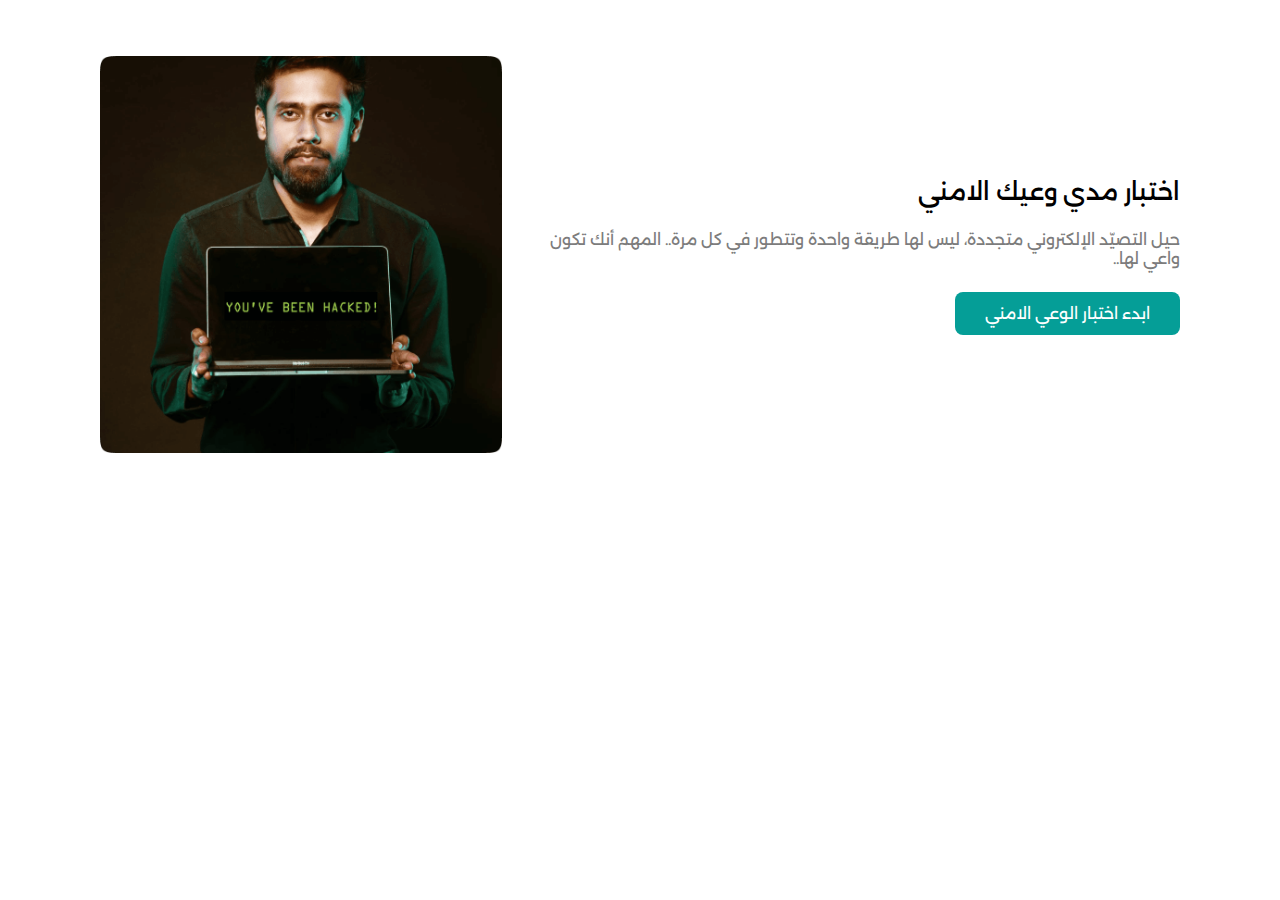
<file: index.html>
<!DOCTYPE html>
<html lang="en" dir="rtl">
  <head>
    <meta charset="UTF-8" />
    <meta name="viewport" content="width=device-width, initial-scale=1.0" />
    <link rel="stylesheet" href="./style.css" />
    <!-- Google Fonts -->
    <link rel="preconnect" href="https://fonts.googleapis.com" />
    <link rel="preconnect" href="https://fonts.gstatic.com" crossorigin />
    <link
      href="https://fonts.googleapis.com/css2?family=Alexandria:wght@400;600;700&display=swap"
      rel="stylesheet"
    />
    <title>SecPrint Awareness Test</title>
  </head>
  <body>
    <div class="container welcome">
      <div class="centered-vertical">
        <h1 class="title">اختبار مدي وعيك الامني</h1>
        <p class="description">
          حيل التصيّد الإلكتروني متجددة، ليس لها طريقة واحدة وتتطور في كل مرة..
          المهم أنك تكون واعي لها..
        </p>
        <a href="./quiz.html" class="action">ابدء اختبار الوعي الامني</a>
      </div>
      <div>
        <img src="./images/welcome.png" alt="guy with a laptop" />
      </div>
    </div>

    <!-- Communicate page height with anywhere you'd embed your quiz -->
    <script type="module">
      // Importing the doMyMagic function from mysolution.js
      import { sendObservedPageHeight } from "./embedHeight.js";
      console.log(
        "./embedHeight.js imported successfully",
        sendObservedPageHeight
      );
      // Now you can use doMyMagic
      sendObservedPageHeight();
    </script>
  </body>
</html>
</file>
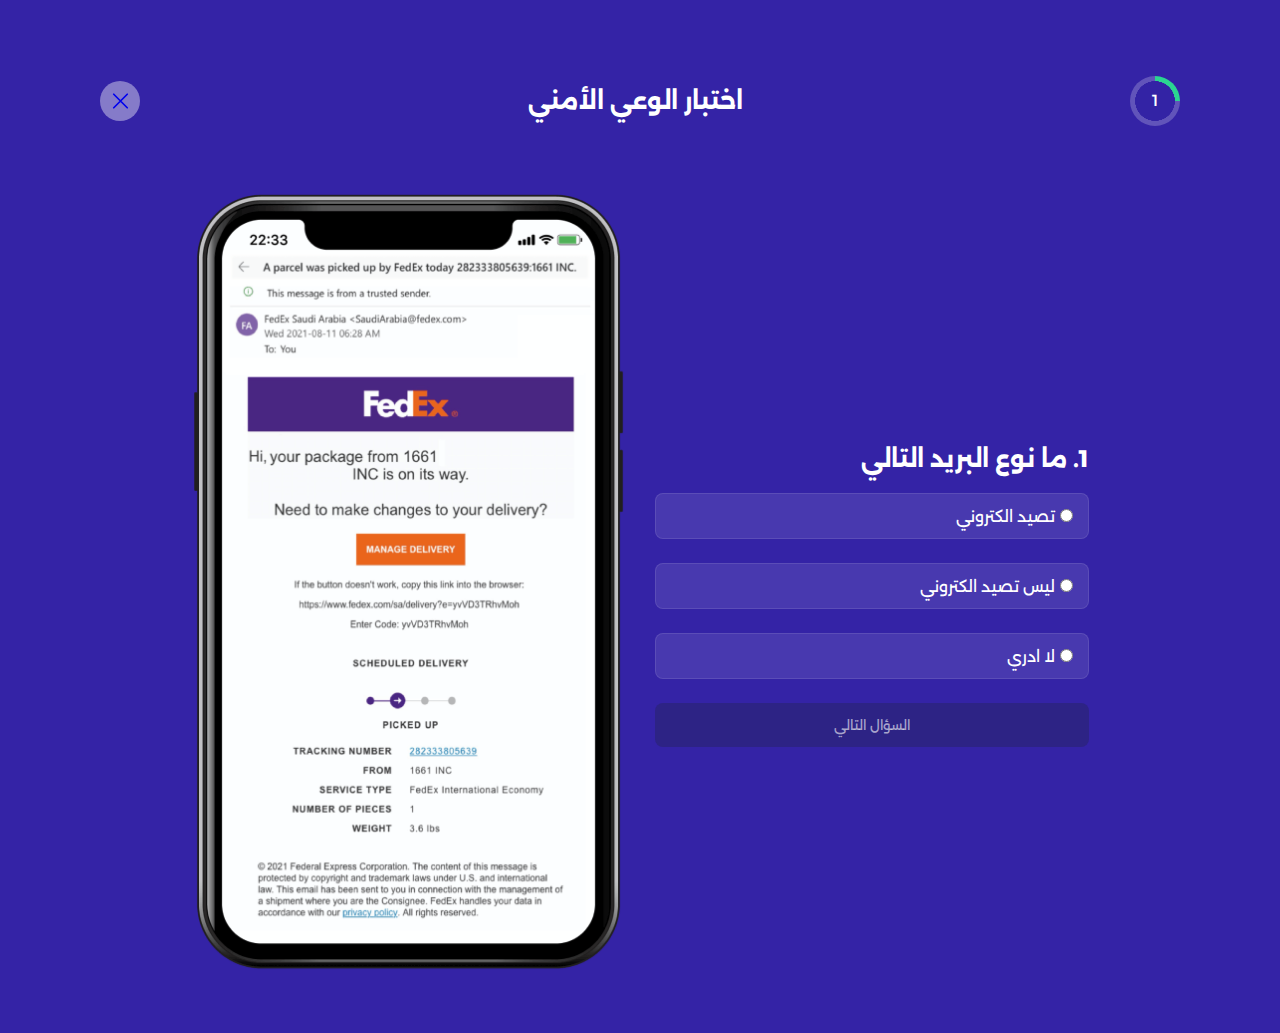
<file: quiz.html>
<!DOCTYPE html>
<html lang="en" dir="rtl">
  <head>
    <meta charset="UTF-8" />
    <meta name="viewport" content="width=device-width, initial-scale=1.0" />
    <link rel="stylesheet" href="./style.css" />
    <!-- Google Fonts -->
    <link rel="preconnect" href="https://fonts.googleapis.com" />
    <link rel="preconnect" href="https://fonts.gstatic.com" crossorigin />
    <link
      href="https://fonts.googleapis.com/css2?family=Alexandria:wght@400;600;700&display=swap"
      rel="stylesheet"
    />
    <title>SecPrint Awareness Test</title>
  </head>
  <body class="quiz">
    <div class="container">
      <div class="quiz-header">
        <div class="quiz-header__counter"></div>
        <h1 class="quiz-header__title">اختبار الوعي الأمني</h1>
        <div class="quiz-header__close">
          <a class="btn" href="#open-modal">
            <svg
              xmlns="http://www.w3.org/2000/svg"
              fill="none"
              viewBox="0 0 24 24"
              stroke-width="1.5"
              stroke="currentColor"
              class="w-6 h-6"
            >
              <path
                stroke-linecap="round"
                stroke-linejoin="round"
                d="M6 18 18 6M6 6l12 12"
              />
            </svg>
          </a>
          <!-- <button onclick="cancelQuiz()">
            <svg
              xmlns="http://www.w3.org/2000/svg"
              fill="none"
              viewBox="0 0 24 24"
              stroke-width="1.5"
              stroke="currentColor"
              class="w-6 h-6"
            >
              <path
                stroke-linecap="round"
                stroke-linejoin="round"
                d="M6 18 18 6M6 6l12 12"
              />
            </svg>
          </button> -->
        </div>
      </div>
      <div class="question" id="questionContainer">
        <div class="question__right"></div>
        <div class="question__left"></div>
      </div>
    </div>

    <!-- Dialog -->
    <!-- <dialog>
      <h1 class="title">الخروج من الاختبار ؟</h1>
      <p class="description">
        هل تريد الخروج من الاختبار في حالة الخروج سوف تخسر التقدم الخاص بك !
      </p>
      <div class="dialog-actions">
        <button id="cancel" autofocus>متابعة الاختبار</button>
        <button id="close">الخروج</button>
      </div>
    </dialog> -->

    <div id="open-modal" class="modal-window">
      <div class="dialog">
        <h1 class="title">الخروج من الاختبار ؟!</h1>
        <div class="description">
          هل تريد الخروج من الاختبار في حالة الخروج سوف تخسر التقدم الخاص بك !
        </div>
        <div class="dialog-actions">
          <a href="#" id="cancel" autofocus>متابعة الاختبار</a>
          <button id="close" onclick="cancelQuiz();">الخروج</button>
        </div>
      </div>
    </div>

    <script src="./quiz.js"></script>
    <!-- Communicate page height with anywhere you'd embed your quiz -->
    <script type="module">
      // Importing the doMyMagic function from mysolution.js
      import { sendObservedPageHeight } from "./embedHeight.js";
      console.log(
        "./embedHeight.js imported successfully",
        sendObservedPageHeight
      );
      // Now you can use doMyMagic
      sendObservedPageHeight();
    </script>
  </body>
</html>
</file>
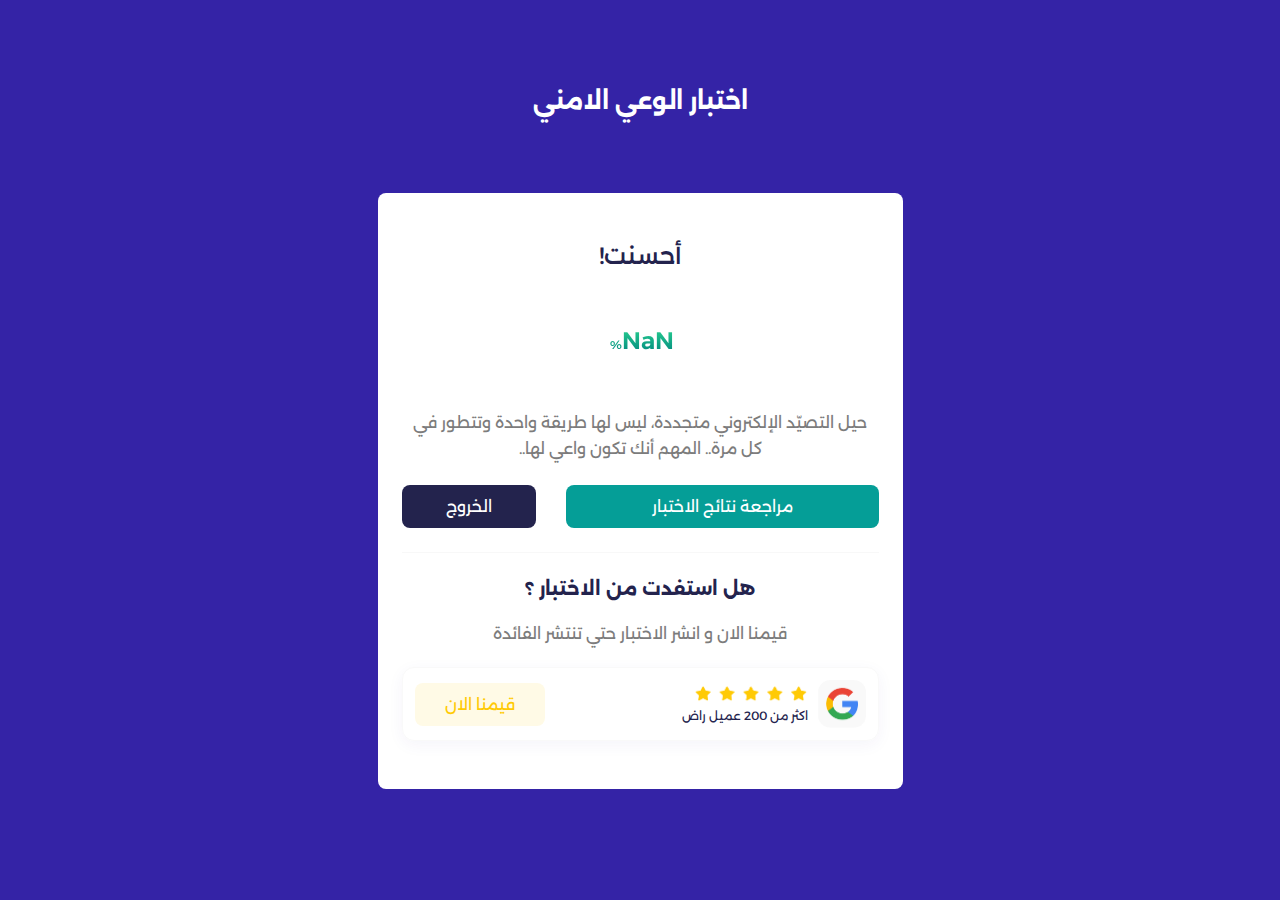
<file: result.html>
<!DOCTYPE html>
<html lang="en" dir="rtl">
  <head>
    <meta charset="UTF-8" />
    <meta name="viewport" content="width=device-width, initial-scale=1.0" />
    <link rel="stylesheet" href="./style.css" />
    <!-- Google Fonts -->
    <link rel="preconnect" href="https://fonts.googleapis.com" />
    <link rel="preconnect" href="https://fonts.gstatic.com" crossorigin />
    <link
      href="https://fonts.googleapis.com/css2?family=Alexandria:wght@400;600;700&display=swap"
      rel="stylesheet"
    />
    <title>SecPrint Awareness Test</title>
  </head>
  <body class="quiz">
    <div class="container">
      <div class="quiz-header result-header">
        <h1 class="result-header__title">اختبار الوعي الامني</h1>
      </div>
      <div class="card centered results">
        <h2 class="result-title">أحسنت!</h2>
        <div class="result-header__counter"></div>
        <p class="final-words">
          حيل التصيّد الإلكتروني متجددة، ليس لها طريقة واحدة وتتطور في كل مرة..
          المهم أنك تكون واعي لها..
        </p>
        <div class="card__actions">
          <button class="primary">مراجعة نتائج الاختبار</button>
          <button class="secondary">الخروج</button>
        </div>
        <!-- <h2>الاجابات الصحيحة: <span id="score"></span></h2>
        <h2>مجموع الأسئلة: <span id="total"></span> سؤال</h2> -->
        <div class="google-review">
          <h3>هل استفدت من الاختبار ؟</h3>
          <p>قيمنا الان و انشر الاختبار حتي تنتشر الفائدة</p>
          <a
            class="google-review__link"
            target="_blank"
            href="https://search.google.com/local/writereview?placeid=ChIJq5Hp-1LFAaERRbgBog1wReU"
          >
            <div class="google-review-link__right">
              <img
                src="./icons/google-icon.png"
                alt="google icon"
                width="48"
                height="48"
              />
              <div>
                <img
                  src="./icons/5-star.png"
                  alt="five star reviews"
                  width="114"
                  height="18"
                />
                <span style="font-size: 12px">اكثر من 200 عميل راض</span>
              </div>
            </div>
            <div class="google-review-link__left">قيمنا الان</div>
          </a>
        </div>
      </div>
    </div>
    <script src="./result.js"></script>
    <!-- Communicate page height with anywhere you'd embed your quiz -->
    <script type="module">
      // Importing the doMyMagic function from mysolution.js
      import { sendObservedPageHeight } from "./embedHeight.js";
      console.log(
        "./embedHeight.js imported successfully",
        sendObservedPageHeight
      );
      // Now you can use doMyMagic
      sendObservedPageHeight();
    </script>
  </body>
</html>
</file>
<file: style.css>
:root {
  --percentage: 10%;
  --result-percentage: 10%;
  --result-stroke-color: #2ad490;
  --result-bg-color: #edfbf4;
  --result-text-gradient-color-1: rgba(43, 213, 145, 1);
  --result-text-gradient-color-2: rgba(0, 132, 126, 1);
}
* {
  box-sizing: border-box;
}
body {
  font-family: "Alexandria", sans-serif;
  padding-top: 48px;
  padding-bottom: 48px;
}

body.quiz {
  background: #3423a6;
  color: #ffffff;
}

.container.welcome {
  display: flex;
  gap: 30px;
}

.centered-vertical {
  display: flex;
  flex-direction: column;
  justify-content: center;
  align-items: flex-start;
  gap: 24px;
}

.welcome .title {
  font-size: 24px;
  font-weight: 500;
  margin: 0;
}

.welcome .description {
  color: rgba(124, 124, 124, 1);
  margin: 0;
}

.welcome .action {
  display: inline-block;
  padding: 12px 30px;
  color: rgba(255, 255, 255, 1);
  background-color: rgba(5, 158, 151, 1);
  border-radius: 8px;
  text-decoration: none;
  margin: 0;
}

img {
  max-width: 100%;
}

.quiz-header {
  display: flex;
  justify-content: space-between;
  align-items: center;
  padding-top: 14px;
  padding-bottom: 14px;
  margin-bottom: 48px;
}

.quiz-header__title {
  font-size: 24px;
}
.quiz-header__close {
  width: 40px;
  height: 40px;
  border-radius: 50%;
  background-color: rgba(255, 255, 255, 0.4);
  display: flex;
  justify-content: center;
}

.quiz-header__close a {
  display: flex;
  background-color: transparent;
  margin: 0;
  padding: 5px;
}

.quiz-header__close svg {
  width: 27px;
}

.question {
  max-width: 897px;
  margin: 0 auto;
  display: flex;
  gap: 30px;
}

.question__right {
  width: 50%;
  display: flex;
  flex-direction: column;
  justify-content: center;
}

.question__text {
  font-size: 24px;
}

#answers {
  display: flex;
  flex-direction: column;
  gap: 24px;
}

.answer {
  display: block;
  padding: 12px;
  border-radius: 8px;
  background-color: rgba(255, 255, 255, 0.1);
  border: 1.5px solid rgba(255, 255, 255, 0.1);
}

.question__left {
  width: 50%;
}

.container {
  margin: 0 auto;
  width: 1080px;
}

.progress-bar {
  display: flex;
  justify-content: center;
  align-items: center;

  width: 50px;
  height: 50px;
  border-radius: 50%;
  background: radial-gradient(closest-side, #3323a5 79%, transparent 80% 100%),
    conic-gradient(#2bd591 var(--percentage), #ffffff39 0);
}

/* Result Page */
.result-header {
  justify-content: center;
}
.result-header__title {
  font-size: 24px;
}
.card {
  max-width: 525px;
  display: flex;
  gap: 24px;
  flex-direction: column;
  border: none;
  border-radius: 8px;
  padding: 48px 24px;
  background-color: white;
  color: rgba(124, 124, 124, 1);
}

.centered {
  margin: 0 auto;
}

/* Set this from inside quiz.js */
.progress-bar::before {
  content: "";
}

.actions {
  margin-top: 24px;
  display: flex;
  gap: 30px;
  justify-content: space-between;
}

.w-60 {
  width: 60%;
}

.w-40 {
  width: 40%;
}

.next {
  width: 100%;
  background-color: rgba(35, 35, 77, 0.37);
  border: none;
  color: rgba(255, 255, 255, 0.6);
  padding: 14px;
  border-radius: 8px;
  cursor: pointer;
  font-family: "Alexandria", sans-serif;
}

.prev {
  background-color: transparent;
  color: rgba(255, 255, 255, 0.6);
  border: 1.5px solid rgba(255, 255, 255, 0.6);
  border-radius: 8px;
  cursor: pointer;
  font-family: "Alexandria", sans-serif;
}

label.checked {
  background-color: rgba(255, 255, 255, 0.2);
  border: 1.5px solid rgba(255, 255, 255, 0.2);
}

button.ready {
  background-color: rgba(42, 212, 144, 1);
  color: white;
}

.right-answer-indicator {
  display: inline-block;
  font-size: 12px;
  color: #2bd591;
  margin-right: 10px;
}

/* Dialog */
.modal-window {
  position: fixed;
  background-color: rgba(255, 255, 255, 0.25);
  top: 0;
  right: 0;
  bottom: 0;
  left: 0;
  z-index: 999;
  visibility: hidden;
  opacity: 0;
  pointer-events: none;
  transition: all 0.3s;
}
.modal-window:target {
  visibility: visible;
  opacity: 1;
  pointer-events: auto;
}
.modal-window > div {
  width: 400px;
  position: absolute;
  top: 50%;
  left: 50%;
  transform: translate(-50%, -50%);
  padding: 2em;
  background: white;
}
.modal-window header {
  font-weight: bold;
}
.modal-window h1 {
  font-size: 150%;
  margin: 0 0 15px;
}
.modal-close {
  color: #aaa;
  line-height: 50px;
  font-size: 80%;
  position: absolute;
  right: 0;
  text-align: center;
  top: 0;
  width: 70px;
  text-decoration: none;
}
.modal-close:hover {
  color: black;
}

.dialog {
  max-width: 525px;
  display: flex;
  gap: 24px;
  flex-direction: column;
  border: none;
  border-radius: 8px;
  padding: 48px 24px;
}

.dialog .title {
  color: rgba(23, 23, 56, 1);
  font-size: 20px;
  font-weight: 600;
  text-align: center;
  margin: 0;
}

.dialog .description {
  font-size: 24px;
  line-height: 38.4px;
  font-weight: 400;
  text-align: center;
  color: rgba(124, 124, 124, 1);
  margin: 0;
}

.dialog .dialog-actions {
  display: flex;
  gap: 30px;
}

.dialog-actions button,
.dialog-actions a {
  font-family: "Alexandria", sans-serif;
  font-size: 16px;
  padding: 12px;
  border-radius: 8px;
  border: none;
  cursor: pointer;
}

.dialog-actions #cancel {
  display: inline-block;
  text-decoration: none;
  text-align: center;
  width: 70%;
  background-color: rgba(5, 158, 151, 1);
  color: white;
}

.dialog-actions #close {
  width: 30%;
  background-color: rgba(35, 35, 77, 1);
  color: white;
}

/** Results Page */
.result-title {
  text-align: center;
  font-size: 24px;
  color: rgba(35, 35, 77, 1);
  font-weight: 500;
  margin: 0;
}
.result-header__counter {
  display: flex;
  justify-content: center;
}
.result-header__counter .progress-bar {
  width: 92px;
  height: 92px;
  background: radial-gradient(
      closest-side,
      var(--result-bg-color) 93%,
      transparent 80% 100%
    ),
    conic-gradient(
      var(--result-stroke-color) var(--result-percentage),
      #ffffff39 0
    ); /* Placeholder */
}
.result-header__counter .progress-bar span {
  background: -webkit-linear-gradient(
    var(--result-text-gradient-color-1),
    var(--result-text-gradient-color-2)
  );
  -webkit-background-clip: text;
  -webkit-text-fill-color: transparent;
  font-size: 24px;
  font-weight: 600;
}
.result-header__counter .progress-bar span::after {
  content: "%";
  font-size: 12px;
  margin-left: 4px;
}
.final-words {
  text-align: center;
  line-height: 25.6px;
  margin: 0;
}

.card__actions {
  display: flex;
  gap: 30px;
}

.card__actions button,
.card__actions a {
  font-family: "Alexandria", sans-serif;
  font-size: 16px;
  padding: 12px;
  border-radius: 8px;
  border: none;
  cursor: pointer;
}

.card__actions .primary {
  display: inline-block;
  text-decoration: none;
  text-align: center;
  width: 70%;
  background-color: rgba(5, 158, 151, 1);
  color: white;
}

.card__actions .secondary {
  width: 30%;
  background-color: rgba(35, 35, 77, 1);
  color: white;
}
/* Google Review */
.google-review {
  text-align: center;
  display: flex;
  flex-direction: column;
  gap: 24px;
  padding-top: 24px;
  border-top: rgba(248, 248, 248, 1) solid 1.5px;
}
.google-review h3 {
  color: rgba(35, 35, 77, 1);
}
.google-review h3,
.google-review p {
  margin: 0;
}
.google-review__link {
  display: flex;
  border-radius: 12px;
  border: rgba(249, 249, 249, 1) solid 1.5px;
  box-shadow: 0px 4px 16px 0px rgba(52, 35, 166, 0.05);
  padding: 12px;
  justify-content: space-between;
  align-items: center;
}
.google-review__link {
  text-decoration: none;
  color: rgba(35, 35, 77, 1);
}
.google-review-link__right {
  display: flex;
  gap: 10px;
}
.google-review-link__right div {
  display: flex;
  flex-direction: column;
  justify-content: space-evenly;
}
.google-review-link__left {
  padding: 12px 30px;
  color: rgba(255, 202, 5, 1);
  background-color: rgba(255, 202, 5, 0.1);
  border-radius: 8px;
}
/*****
RESPONSIVENESS
Mobile
*****/

/* Tablet */
@media screen and (max-width: 1023px) {
  .container {
    max-width: 100%;
  }
}

@media screen and (max-width: 425px) {
  body {
    margin: 0;
  }
  .container {
    max-width: 100%;
    padding-left: 16px;
    padding-right: 16px;
  }
  .welcome {
    flex-direction: column-reverse;
  }
  .centered-vertical {
    align-items: center;
  }
  .question {
    flex-direction: column-reverse;
  }
  .question__left,
  .question__right {
    width: 100%;
  }
}
</file>
